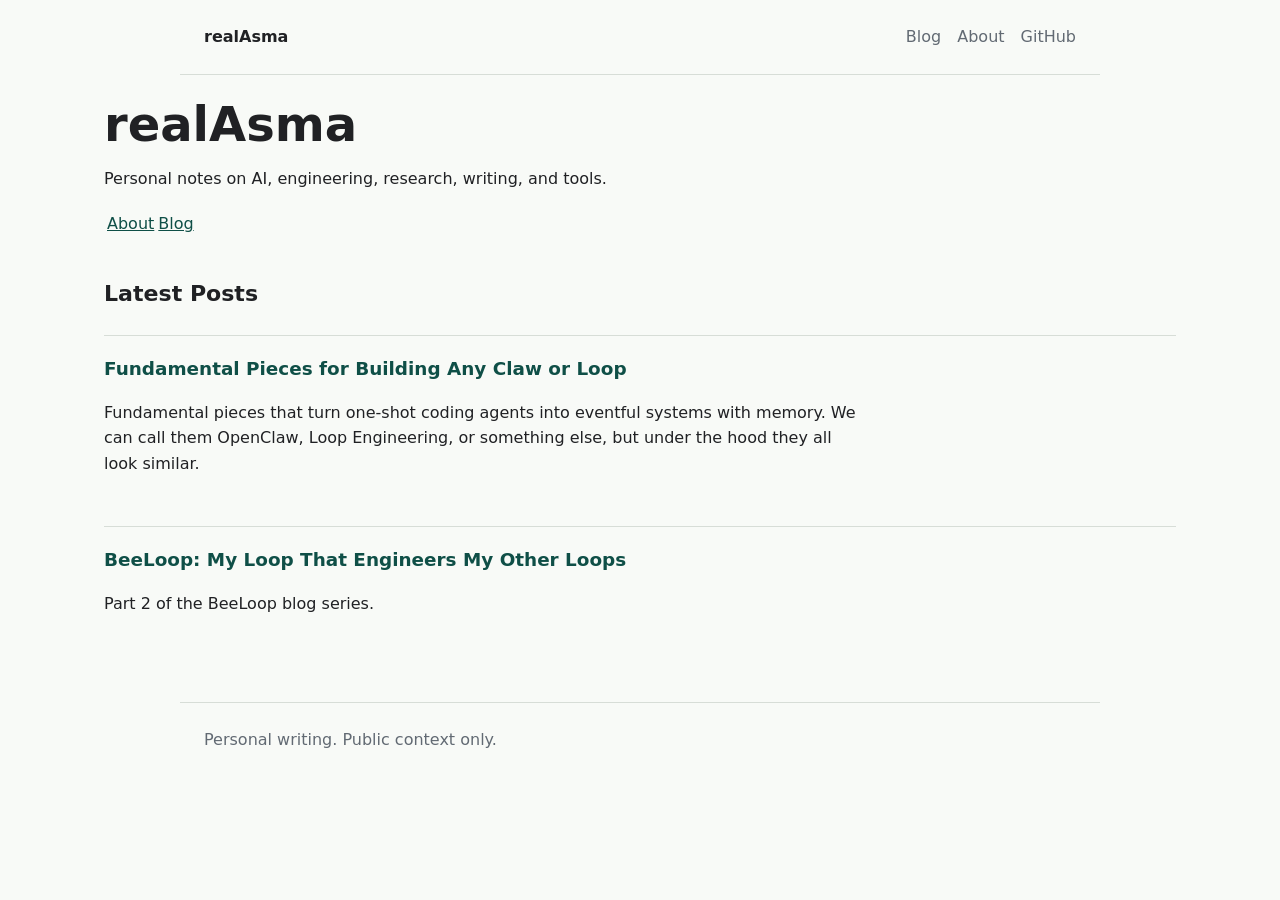
<file: index.html>
<!doctype html>
<html lang="en">
  <head>
    <meta charset="utf-8">
    <meta name="viewport" content="width=device-width, initial-scale=1">
    <title>Home | realAsma</title>
    <meta name="description" content="Personal notes on technology, research, writing, and the systems people use to do better work.">
    <link rel="stylesheet" href="/assets/css/site.css">
  </head>
  <body>
    <header class="site-header">
      <a class="brand" href="/">realAsma</a>
      <nav aria-label="Primary navigation">
        <a href="/blog/">Blog</a>
        <a href="/about/">About</a>
        <a href="https://github.com/realAsma">GitHub</a>
      </nav>
    </header>
    <main class="page">
      <h1 id="realasma">realAsma</h1>

<p>Personal notes on AI, engineering, research, writing, and tools.</p>

<table>
  <tbody>
    <tr>
      <td><a href="/about/">About</a></td>
      <td><a href="/blog/">Blog</a></td>
    </tr>
  </tbody>
</table>

<h2 id="latest-posts">Latest Posts</h2>

<ul class="post-list">

  <li>
    <a href="/blog/2026/06/26/fundamental-pieces-for-building-any-claw-or-loop/">Fundamental Pieces for Building Any Claw or Loop</a>
    <p>Fundamental pieces that turn one-shot coding agents into eventful systems with memory. We can call them OpenClaw, Loop Engineering, or something else, but under the hood they all look similar.</p>
  </li>

  <li>
    <a href="/blog/2026/06/26/beeloop-my-loop-that-engineers-my-other-loops/">BeeLoop: My Loop That Engineers My Other Loops</a>
    <p>Part 2 of the BeeLoop blog series.</p>
  </li>

</ul>

    </main>
    <footer class="site-footer">
      <span>Personal writing. Public context only.</span>
    </footer>
  </body>
</html>
</file>
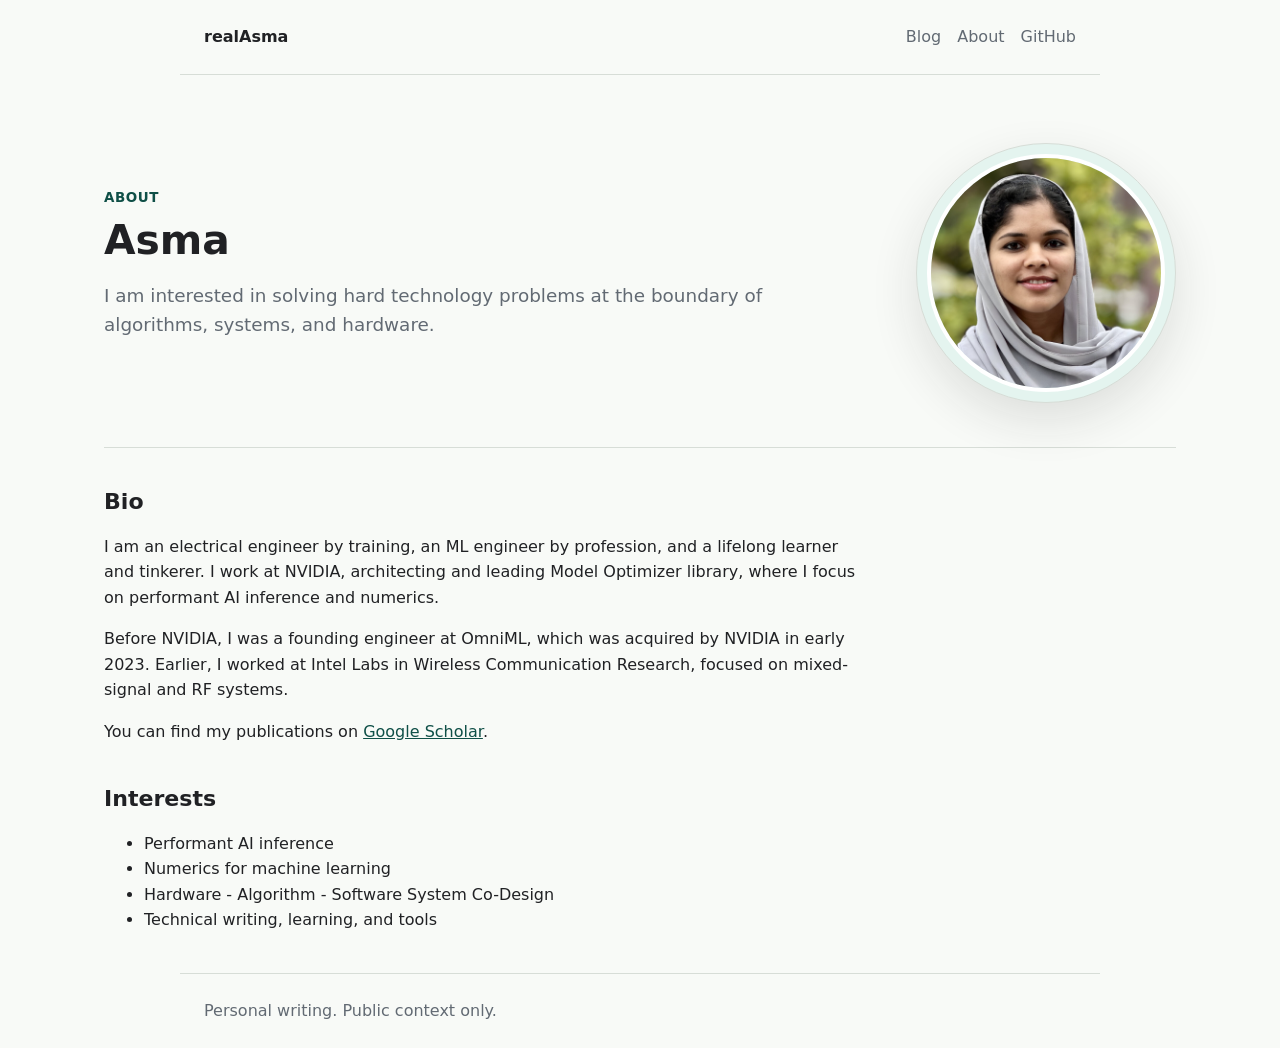
<file: about/index.html>
<!doctype html>
<html lang="en">
  <head>
    <meta charset="utf-8">
    <meta name="viewport" content="width=device-width, initial-scale=1">
    <title>About | realAsma</title>
    <meta name="description" content="Bio for Asma.">
    <link rel="stylesheet" href="/assets/css/site.css">
  </head>
  <body>
    <header class="site-header">
      <a class="brand" href="/">realAsma</a>
      <nav aria-label="Primary navigation">
        <a href="/blog/">Blog</a>
        <a href="/about/">About</a>
        <a href="https://github.com/realAsma">GitHub</a>
      </nav>
    </header>
    <main class="page">
      <section class="profile">
  <div class="profile-copy">
    <p class="eyebrow">About</p>
    <h1 class="profile-name">Asma</h1>
    <p class="lede">
      I am interested in solving hard technology problems at the boundary of
      algorithms, systems, and hardware.
    </p>
  </div>
  <div class="profile-photo-frame">
    <img class="profile-photo" src="/assets/images/asma-headshot.jpg" alt="Portrait of Asma" width="480" height="480" decoding="async" />
  </div>
</section>

<h2 id="bio">Bio</h2>

<p>I am an electrical engineer by training, an ML engineer by profession, and a
lifelong learner and tinkerer. I work at NVIDIA, architecting and leading Model Optimizer library,
where I focus on performant AI inference and numerics.</p>

<p>Before NVIDIA, I was a founding engineer at OmniML, which was acquired by
NVIDIA in early 2023. Earlier, I worked at Intel Labs in Wireless Communication
Research, focused on mixed-signal and RF systems.</p>

<p>You can find my publications on
<a href="https://scholar.google.com/citations?view_op=list_works&amp;hl=en&amp;user=nxDExLwAAAAJ">Google Scholar</a>.</p>

<h2 id="interests">Interests</h2>

<ul>
  <li>Performant AI inference</li>
  <li>Numerics for machine learning</li>
  <li>Hardware - Algorithm - Software System Co-Design</li>
  <li>Technical writing, learning, and tools</li>
</ul>

    </main>
    <footer class="site-footer">
      <span>Personal writing. Public context only.</span>
    </footer>
  </body>
</html>
</file>
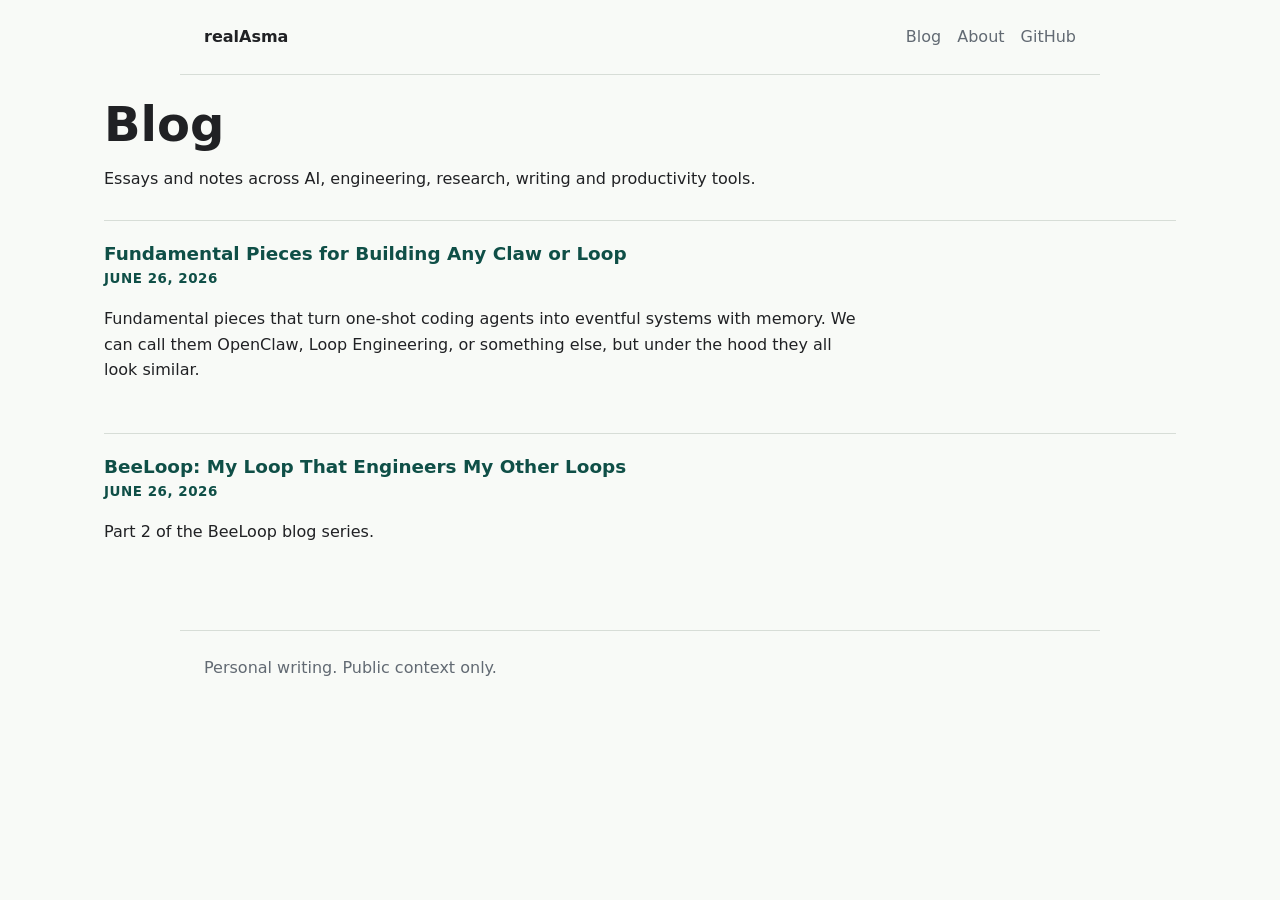
<file: blog/index.html>
<!doctype html>
<html lang="en">
  <head>
    <meta charset="utf-8">
    <meta name="viewport" content="width=device-width, initial-scale=1">
    <title>Blog | realAsma</title>
    <meta name="description" content="Personal notes on technology, research, writing, and the systems people use to do better work.">
    <link rel="stylesheet" href="/assets/css/site.css">
  </head>
  <body>
    <header class="site-header">
      <a class="brand" href="/">realAsma</a>
      <nav aria-label="Primary navigation">
        <a href="/blog/">Blog</a>
        <a href="/about/">About</a>
        <a href="https://github.com/realAsma">GitHub</a>
      </nav>
    </header>
    <main class="page">
      <h1 id="blog">Blog</h1>

<p>Essays and notes across AI, engineering, research, writing and productivity tools.</p>

<ul class="post-list">

  <li>
    <a href="/blog/2026/06/26/fundamental-pieces-for-building-any-claw-or-loop/">Fundamental Pieces for Building Any Claw or Loop</a>
    <p class="eyebrow">June 26, 2026</p>
    <p>Fundamental pieces that turn one-shot coding agents into eventful systems with memory. We can call them OpenClaw, Loop Engineering, or something else, but under the hood they all look similar.</p>
  </li>

  <li>
    <a href="/blog/2026/06/26/beeloop-my-loop-that-engineers-my-other-loops/">BeeLoop: My Loop That Engineers My Other Loops</a>
    <p class="eyebrow">June 26, 2026</p>
    <p>Part 2 of the BeeLoop blog series.</p>
  </li>

</ul>

    </main>
    <footer class="site-footer">
      <span>Personal writing. Public context only.</span>
    </footer>
  </body>
</html>
</file>
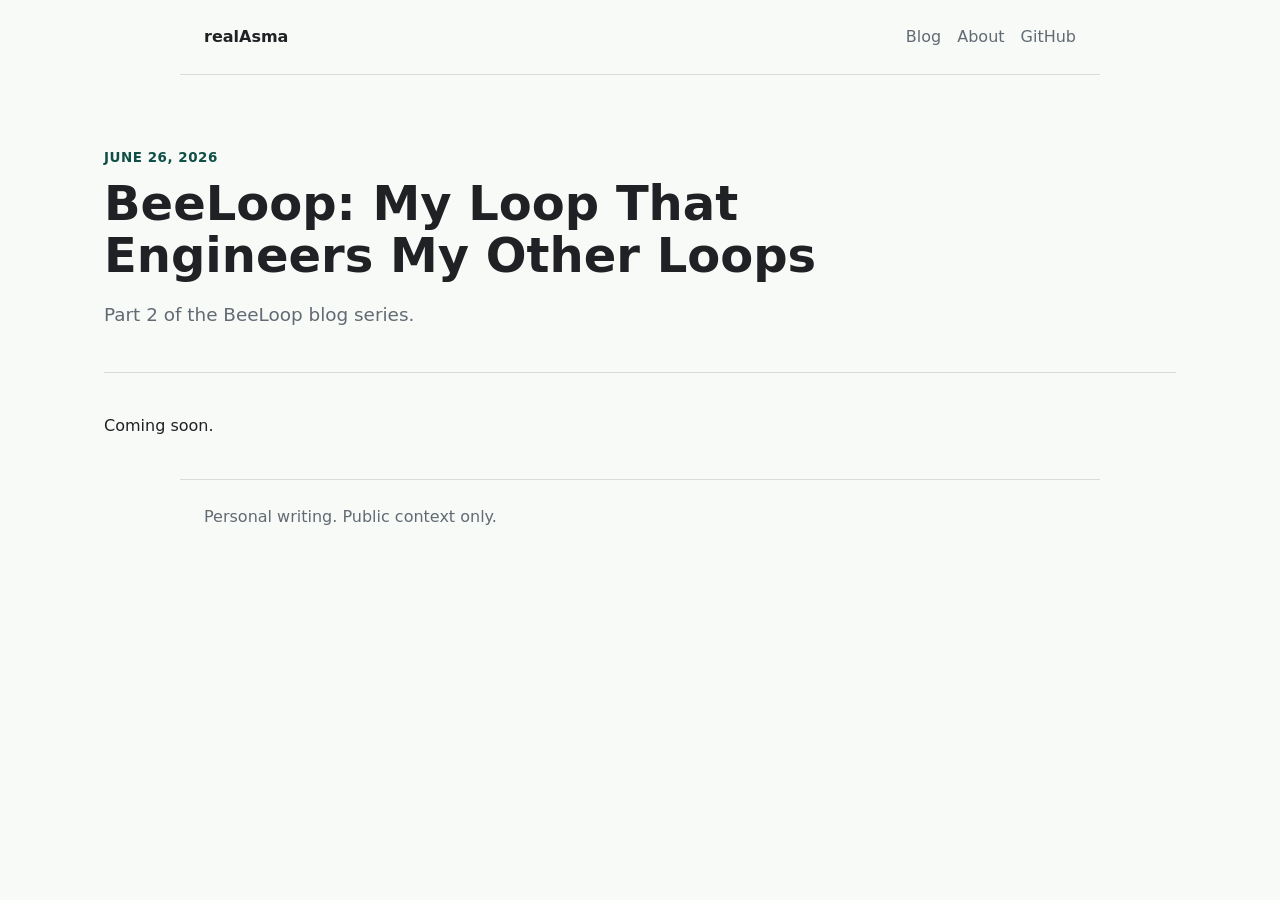
<file: blog/2026/06/26/beeloop-my-loop-that-engineers-my-other-loops/index.html>
<!doctype html>
<html lang="en">
  <head>
    <meta charset="utf-8">
    <meta name="viewport" content="width=device-width, initial-scale=1">
    <title>BeeLoop: My Loop That Engineers My Other Loops | realAsma</title>
    <meta name="description" content="Part 2 of the BeeLoop blog series.">
    <link rel="stylesheet" href="/assets/css/site.css">
  </head>
  <body>
    <header class="site-header">
      <a class="brand" href="/">realAsma</a>
      <nav aria-label="Primary navigation">
        <a href="/blog/">Blog</a>
        <a href="/about/">About</a>
        <a href="https://github.com/realAsma">GitHub</a>
      </nav>
    </header>
    <main class="page">
      <article class="post">
  <header class="post-header">
    <p class="eyebrow">June 26, 2026</p>
    <h1>BeeLoop: My Loop That Engineers My Other Loops</h1>
    
      <p class="lede">Part 2 of the BeeLoop blog series.</p>
    
  </header>
  <div class="post-body">
    
      <p>Coming soon.</p>

    
  </div>
</article>

    </main>
    <footer class="site-footer">
      <span>Personal writing. Public context only.</span>
    </footer>
  </body>
</html>
</file>
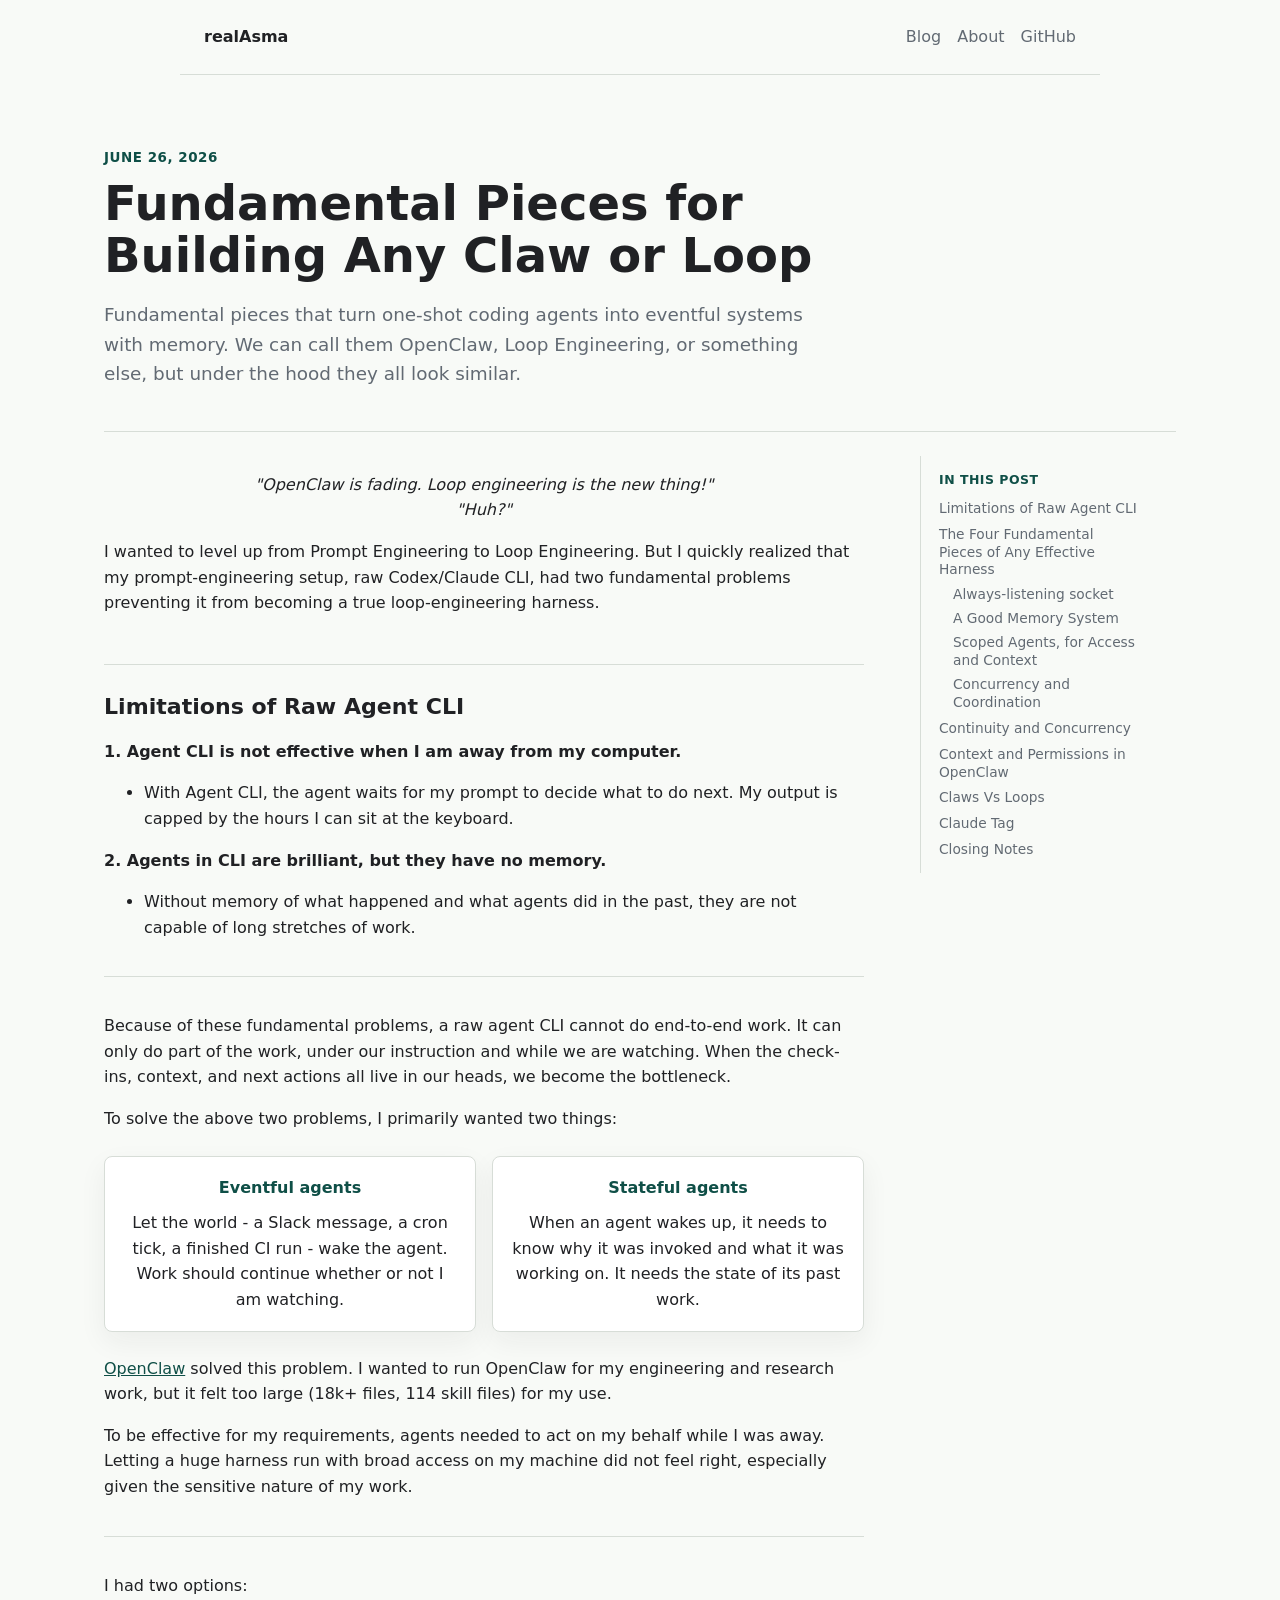
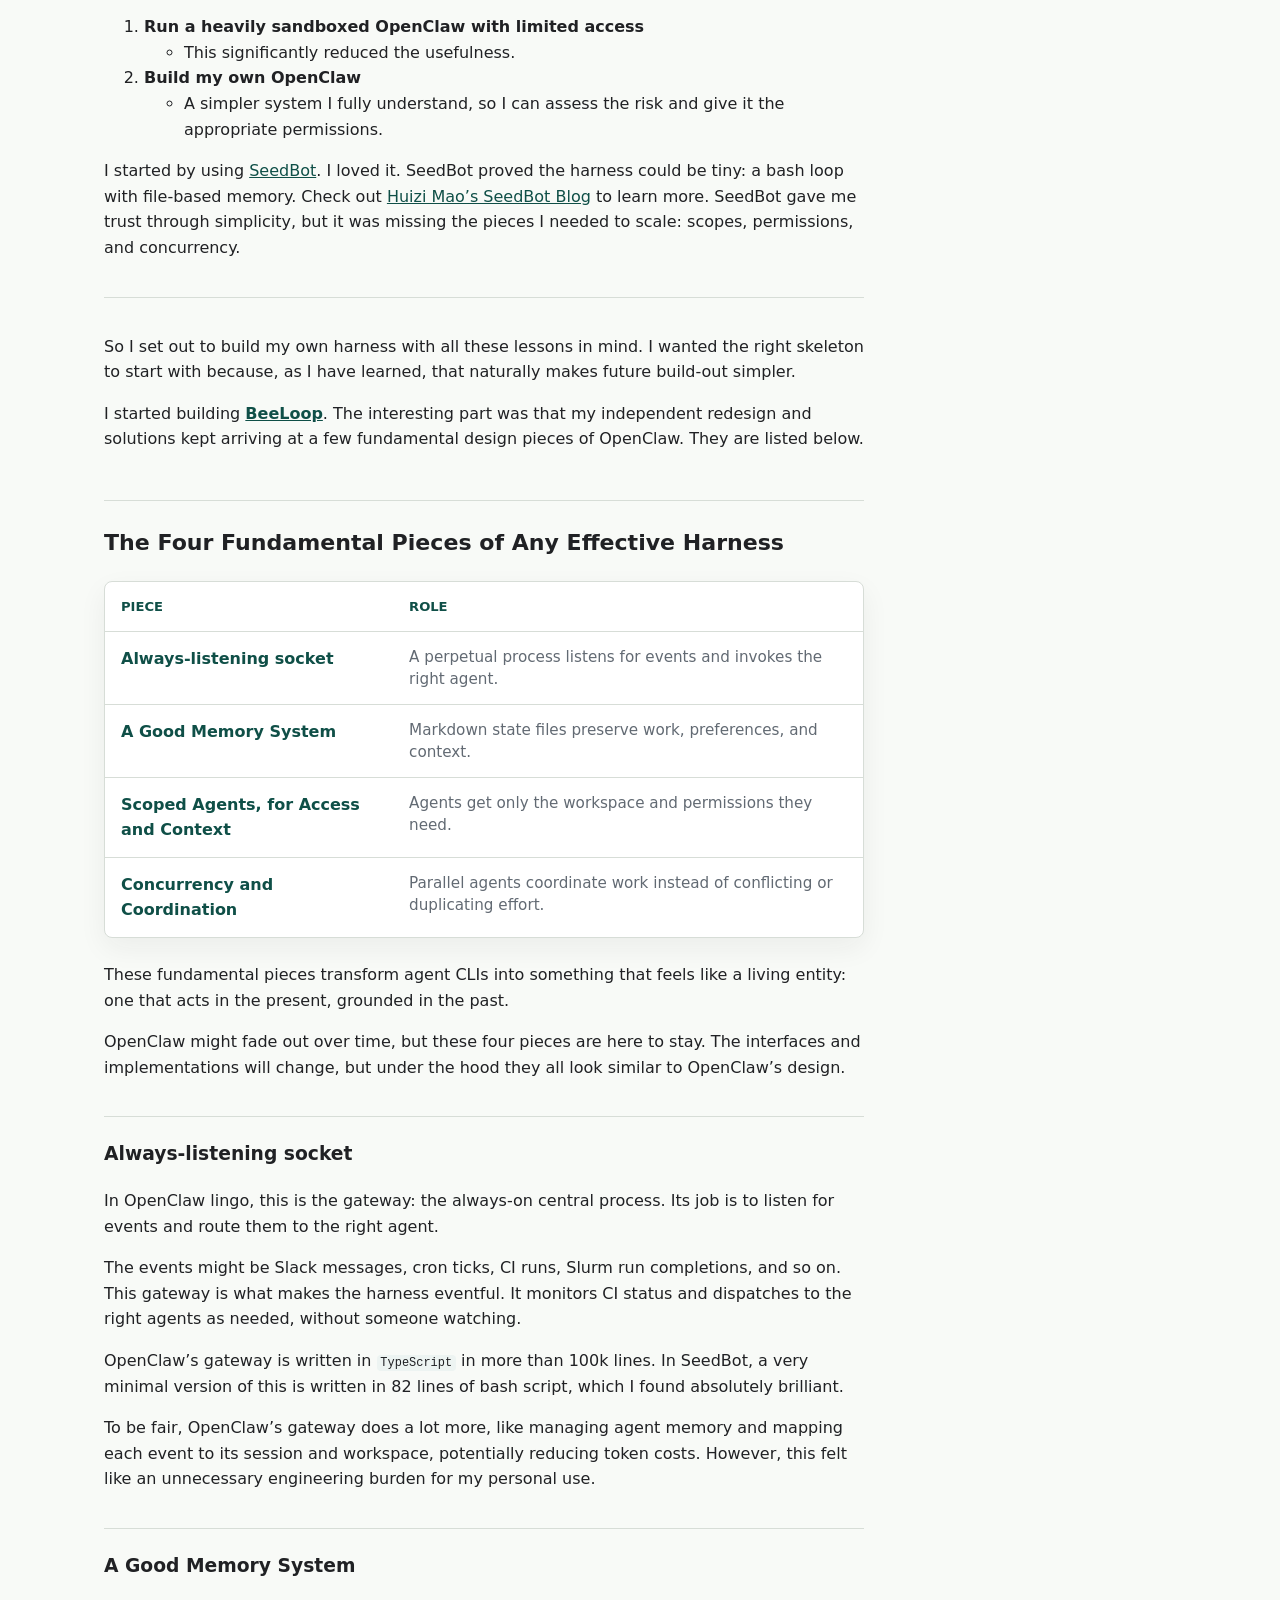
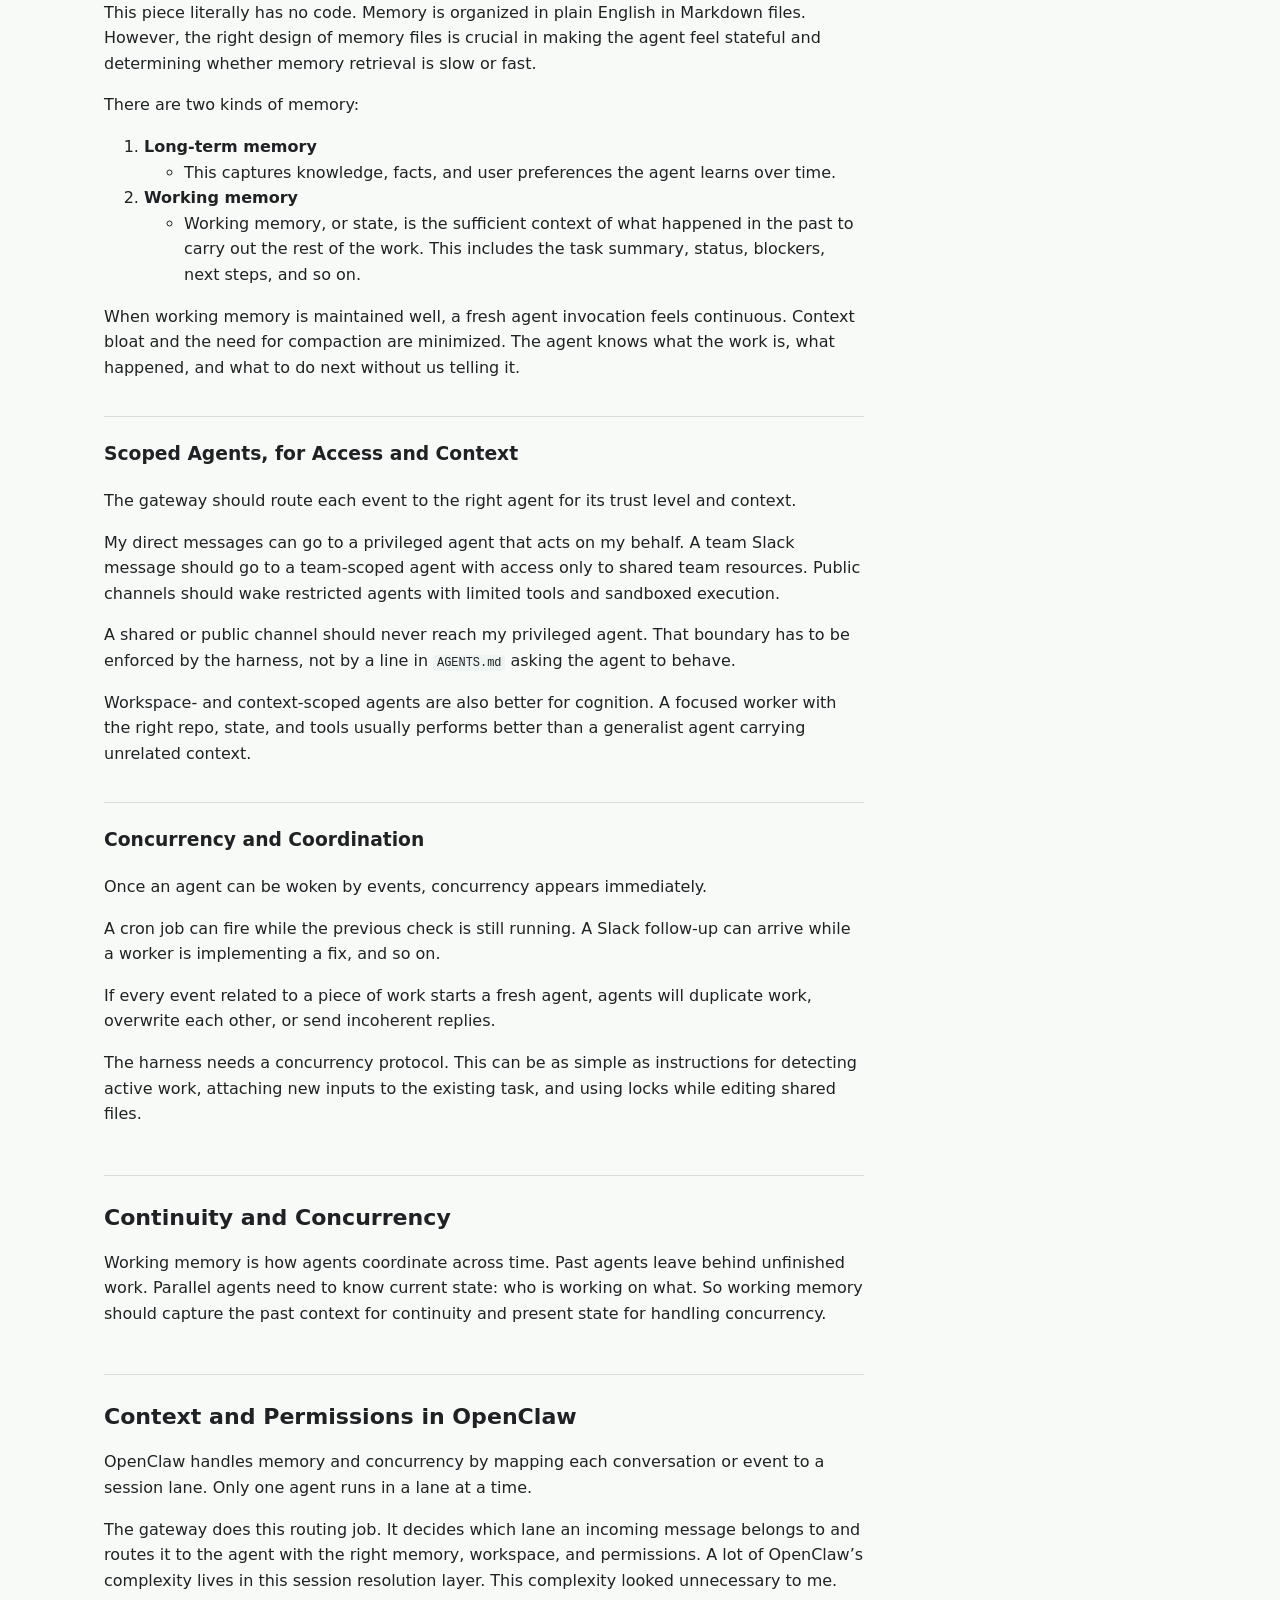
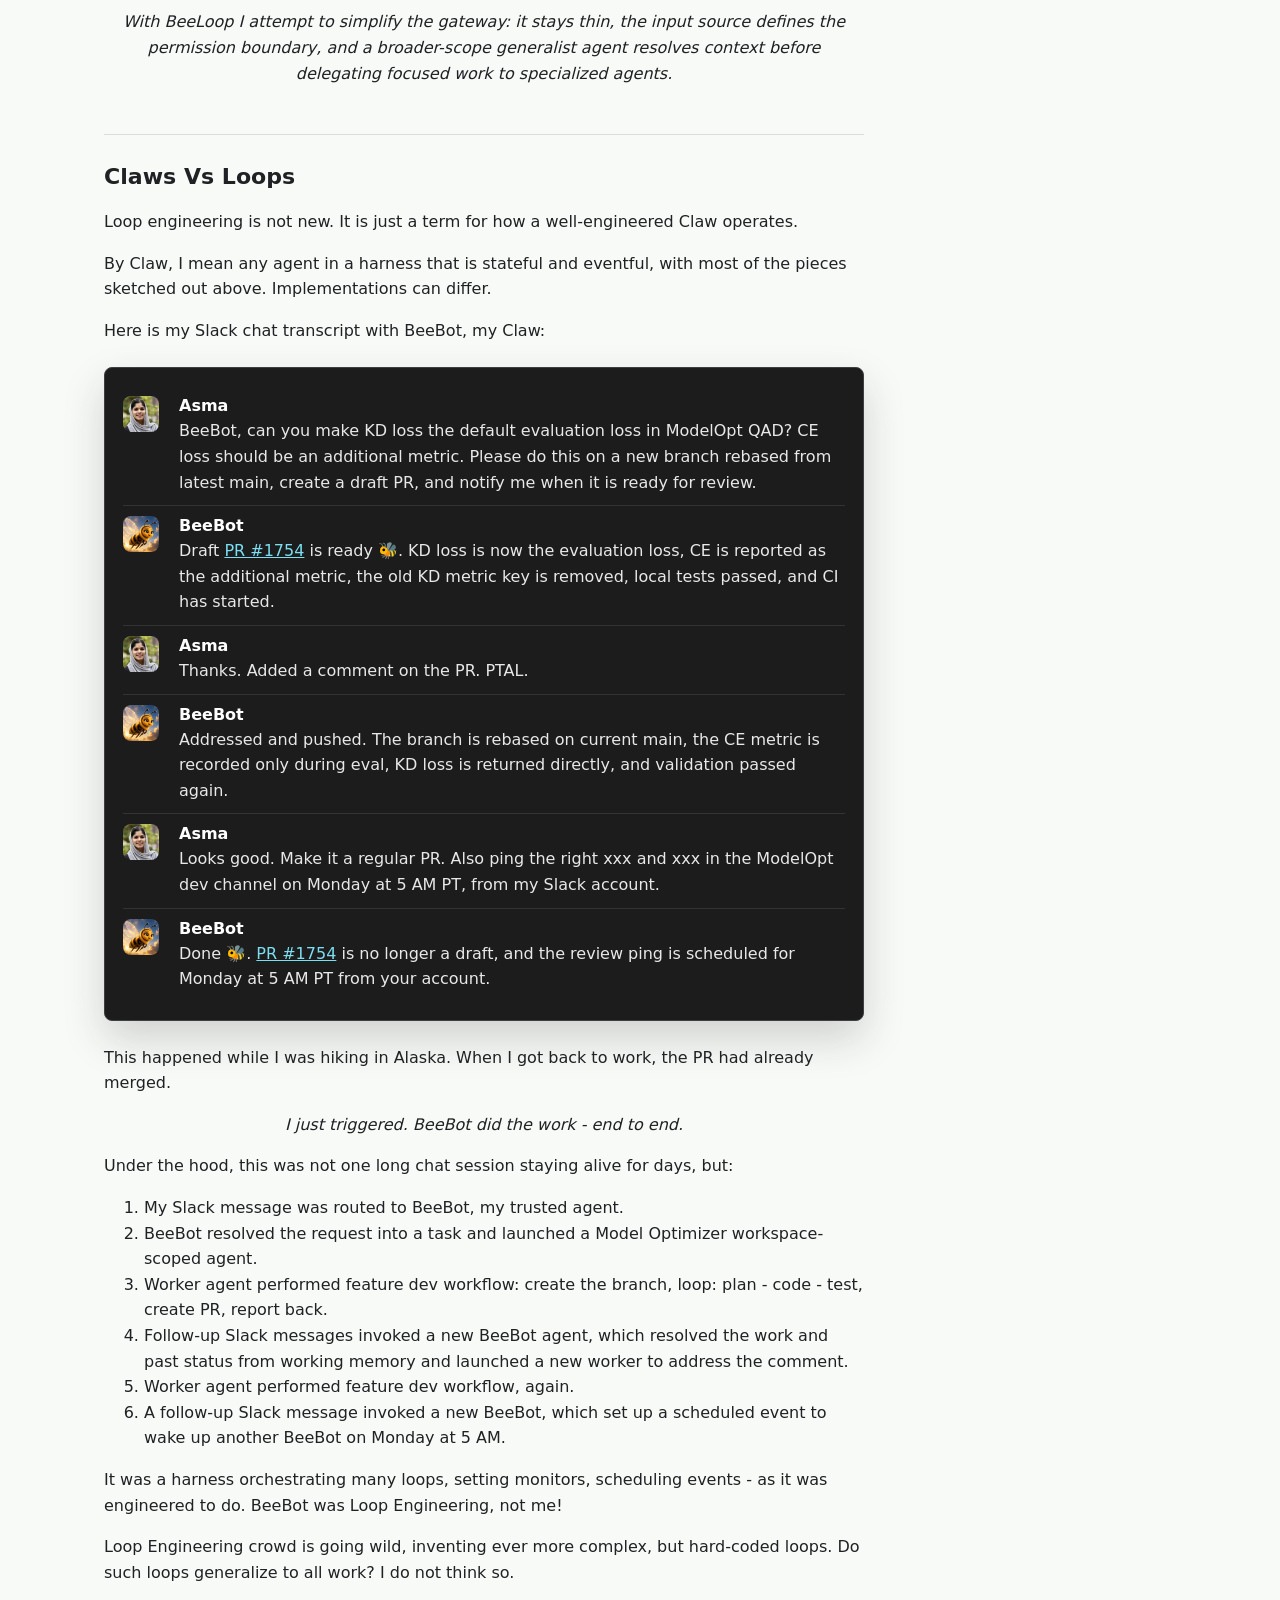
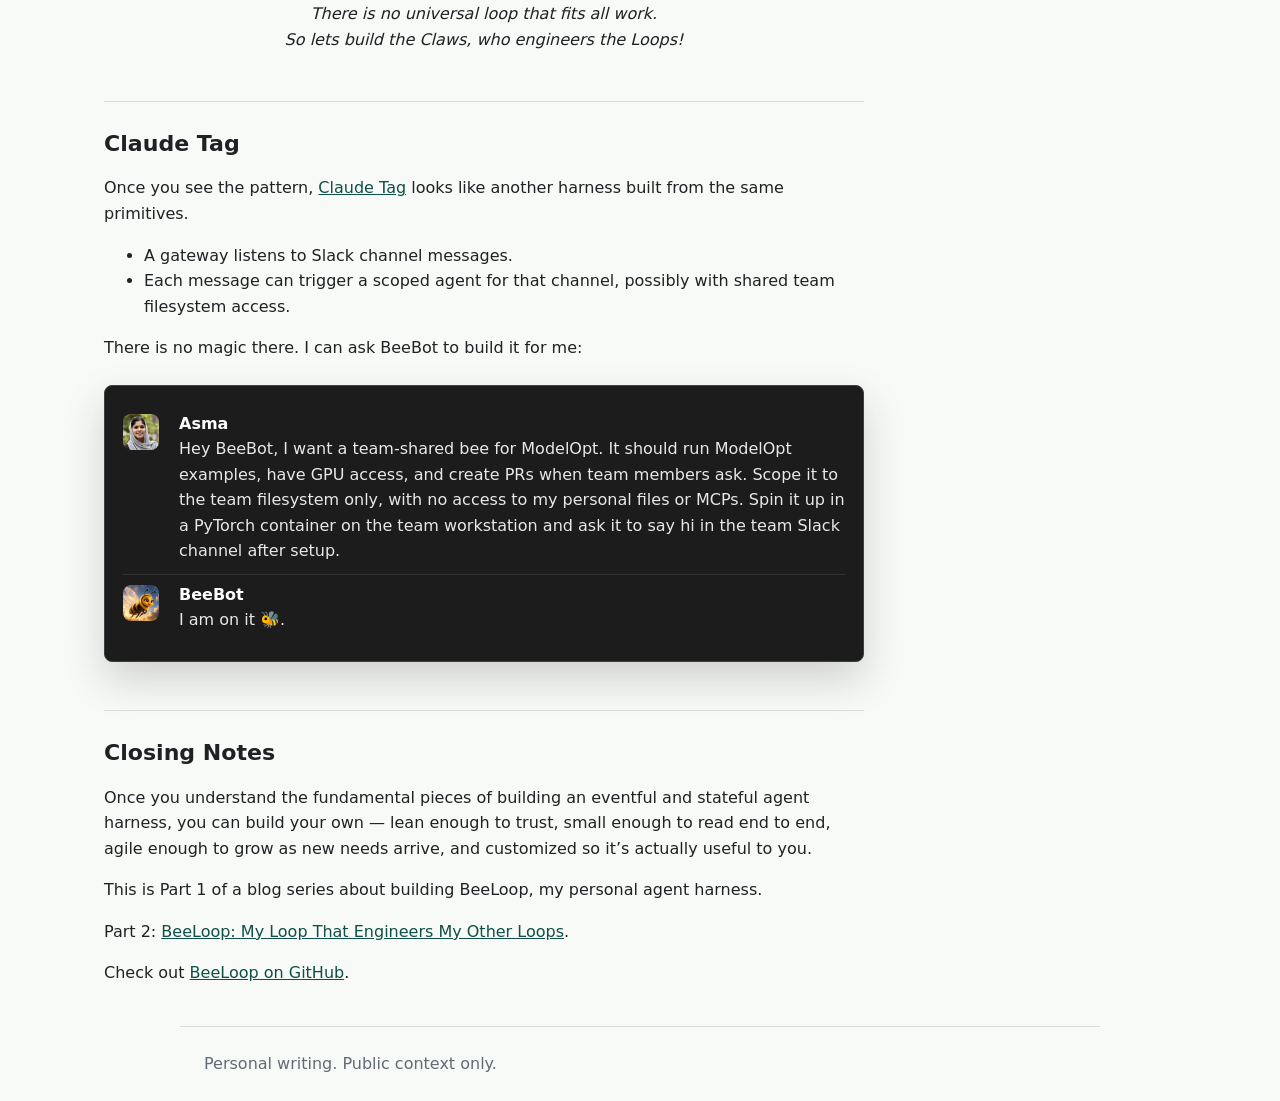
<file: blog/2026/06/26/fundamental-pieces-for-building-any-claw-or-loop/index.html>
<!doctype html>
<html lang="en">
  <head>
    <meta charset="utf-8">
    <meta name="viewport" content="width=device-width, initial-scale=1">
    <title>Fundamental Pieces for Building Any Claw or Loop | realAsma</title>
    <meta name="description" content="Fundamental pieces that turn one-shot coding agents into eventful systems with memory. We can call them OpenClaw, Loop Engineering, or something else, but under the hood they all look similar.">
    <link rel="stylesheet" href="/assets/css/site.css">
  </head>
  <body>
    <header class="site-header">
      <a class="brand" href="/">realAsma</a>
      <nav aria-label="Primary navigation">
        <a href="/blog/">Blog</a>
        <a href="/about/">About</a>
        <a href="https://github.com/realAsma">GitHub</a>
      </nav>
    </header>
    <main class="page">
      <article class="post">
  <header class="post-header">
    <p class="eyebrow">June 26, 2026</p>
    <h1>Fundamental Pieces for Building Any Claw or Loop</h1>
    
      <p class="lede">Fundamental pieces that turn one-shot coding agents into eventful systems with memory. We can call them OpenClaw, Loop Engineering, or something else, but under the hood they all look similar.</p>
    
  </header>
  <div class="post-frame">
    
      <aside class="article-toc" aria-label="Table of contents">
        <p class="toc-title">In this post</p>
        <nav>
          <ul>
            
              <li>
                <a href="#limitations-of-raw-agent-cli">Limitations of Raw Agent CLI</a>
                
              </li>
            
              <li>
                <a href="#the-four-fundamental-pieces-of-any-effective-harness">The Four Fundamental Pieces of Any Effective Harness</a>
                
                  <ul>
                    
                      <li><a href="#always-listening-socket">Always-listening socket</a></li>
                    
                      <li><a href="#a-good-memory-system">A Good Memory System</a></li>
                    
                      <li><a href="#scoped-agents-for-access-and-context">Scoped Agents, for Access and Context</a></li>
                    
                      <li><a href="#concurrency-and-coordination">Concurrency and Coordination</a></li>
                    
                  </ul>
                
              </li>
            
              <li>
                <a href="#continuity-and-concurrency">Continuity and Concurrency</a>
                
              </li>
            
              <li>
                <a href="#context-and-permissions-in-openclaw">Context and Permissions in OpenClaw</a>
                
              </li>
            
              <li>
                <a href="#claws-vs-loops">Claws Vs Loops</a>
                
              </li>
            
              <li>
                <a href="#claude-tag">Claude Tag</a>
                
              </li>
            
              <li>
                <a href="#closing-notes">Closing Notes</a>
                
              </li>
            
          </ul>
        </nav>
      </aside>
      <div class="post-content">
        <p align="center"><em>"OpenClaw is fading. Loop engineering is the new thing!"</em><br />
<em>"Huh?"</em></p>

<p>I wanted to level up from Prompt Engineering to Loop Engineering. But I quickly realized that my prompt-engineering setup, raw Codex/Claude CLI, had two fundamental problems preventing it from becoming a true loop-engineering harness.</p>

<h2 id="limitations-of-raw-agent-cli">Limitations of Raw Agent CLI</h2>

<p><strong>1. Agent CLI is not effective when I am away from my computer.</strong></p>

<ul>
  <li>With Agent CLI, the agent waits for my prompt to decide what to do next. My output is capped by the hours I can sit at the keyboard.</li>
</ul>

<p><strong>2. Agents in CLI are brilliant, but they have no memory.</strong></p>

<ul>
  <li>Without memory of what happened and what agents did in the past, they are not capable of long stretches of work.</li>
</ul>

<hr />

<p>Because of these fundamental problems, a raw agent CLI cannot do end-to-end work. It can only do part of the work, under our instruction and while we are watching.
When the check-ins, context, and next actions all live in our heads, we become the bottleneck.</p>

<p>To solve the above two problems, I primarily wanted two things:</p>

<div class="need-grid">
  <div class="need-card">

    <p><strong>Eventful agents</strong></p>

    <p>Let the world - a Slack message, a cron tick, a finished CI run - wake the agent. Work should continue whether or not I am watching.</p>

  </div>
  <div class="need-card">

    <p><strong>Stateful agents</strong></p>

    <p>When an agent wakes up, it needs to know why it was invoked and what it was working on. It needs the state of its past work.</p>

  </div>
</div>

<p><a href="https://github.com/openclaw/openclaw">OpenClaw</a> solved this problem. I wanted to run OpenClaw for my engineering and research work, but it felt too large (18k+ files, 114 skill files) for my use.</p>

<p>To be effective for my requirements, agents needed to act on my behalf while I was away. Letting a huge harness run with broad access on my machine did not feel right, especially given the sensitive nature of my work.</p>

<hr />

<p>I had two options:</p>

<ol>
  <li><strong>Run a heavily sandboxed OpenClaw with limited access</strong>
    <ul>
      <li>This significantly reduced the usefulness.</li>
    </ul>
  </li>
  <li><strong>Build my own OpenClaw</strong>
    <ul>
      <li>A simpler system I fully understand, so I can assess the risk and give it the appropriate permissions.</li>
    </ul>
  </li>
</ol>

<p>I started by using <a href="https://github.com/RalphMao/seedbot">SeedBot</a>. I loved it. SeedBot proved the harness could be tiny: a bash loop with file-based memory. Check out <a href="https://ralphmao.github.io/seed-assistant/">Huizi Mao’s SeedBot Blog</a> to learn more. SeedBot gave me trust through simplicity, but it was missing the pieces I needed to scale: scopes, permissions, and concurrency.</p>

<hr />

<p>So I set out to build my own harness with all these lessons in mind. I wanted the right skeleton to start with because, as I have learned, that naturally makes future build-out simpler.</p>

<p>I started building <a href="https://github.com/realAsma/BeeLoop"><strong>BeeLoop</strong></a>. The interesting part was that my independent redesign and solutions kept arriving at a few fundamental design pieces of OpenClaw. They are listed below.</p>

<h2 id="the-four-fundamental-pieces-of-any-effective-harness">The Four Fundamental Pieces of Any Effective Harness</h2>

<table class="pieces-table">
  <thead>
    <tr>
      <th>Piece</th>
      <th>Role</th>
    </tr>
  </thead>
  <tbody>
    <tr>
      <td>Always-listening socket</td>
      <td>A perpetual process listens for events and invokes the right agent.</td>
    </tr>
    <tr>
      <td>A Good Memory System</td>
      <td>Markdown state files preserve work, preferences, and context.</td>
    </tr>
    <tr>
      <td>Scoped Agents, for Access and Context</td>
      <td>Agents get only the workspace and permissions they need.</td>
    </tr>
    <tr>
      <td>Concurrency and Coordination</td>
      <td>Parallel agents coordinate work instead of conflicting or duplicating effort.</td>
    </tr>
  </tbody>
</table>

<p>These fundamental pieces transform agent CLIs into something that feels like a living entity: one that acts in the present, grounded in the past.</p>

<p>OpenClaw might fade out over time, but these four pieces are here to stay. The interfaces and implementations will change, but under the hood they all look similar to OpenClaw’s design.</p>

<h3 id="always-listening-socket">Always-listening socket</h3>

<p>In OpenClaw lingo, this is the gateway: the always-on central process. Its job is to listen for events and route them to the right agent.</p>

<p>The events might be Slack messages, cron ticks, CI runs, Slurm run completions, and so on. This gateway is what makes the harness eventful. It monitors CI status and dispatches to the right agents as needed, without someone watching.</p>

<p>OpenClaw’s gateway is written in <code class="language-plaintext highlighter-rouge">TypeScript</code> in more than 100k lines. In SeedBot, a very minimal version of this is written in 82 lines of bash script, which I found absolutely brilliant.</p>

<p>To be fair, OpenClaw’s gateway does a lot more, like managing agent memory and mapping each event to its session and workspace, potentially reducing token costs. However, this felt like an unnecessary engineering burden for my personal use.</p>

<h3 id="a-good-memory-system">A Good Memory System</h3>

<p>This piece literally has no code. Memory is organized in plain English in Markdown files. However, the right design of memory files is crucial in making the agent feel stateful and determining whether memory retrieval is slow or fast.</p>

<p>There are two kinds of memory:</p>

<ol>
  <li><strong>Long-term memory</strong>
    <ul>
      <li>This captures knowledge, facts, and user preferences the agent learns over time.</li>
    </ul>
  </li>
  <li><strong>Working memory</strong>
    <ul>
      <li>Working memory, or state, is the sufficient context of what happened in the past to carry out the rest of the work. This includes the task summary, status, blockers, next steps, and so on.</li>
    </ul>
  </li>
</ol>

<p>When working memory is maintained well, a fresh agent invocation feels continuous. Context bloat and the need for compaction are minimized. The agent knows what the work is, what happened, and what to do next without us telling it.</p>

<h3 id="scoped-agents-for-access-and-context">Scoped Agents, for Access and Context</h3>

<p>The gateway should route each event to the right agent for its trust level and context.</p>

<p>My direct messages can go to a privileged agent that acts on my behalf. A team Slack message should go to a team-scoped agent with access only to shared team resources. Public channels should wake restricted agents with limited tools and sandboxed execution.</p>

<p>A shared or public channel should never reach my privileged agent. That boundary has to be enforced by the harness, not by a line in <code class="language-plaintext highlighter-rouge">AGENTS.md</code> asking the agent to behave.</p>

<p>Workspace- and context-scoped agents are also better for cognition. A focused worker with the right repo, state, and tools usually performs better than a generalist agent carrying unrelated context.</p>

<h3 id="concurrency-and-coordination">Concurrency and Coordination</h3>

<p>Once an agent can be woken by events, concurrency appears immediately.</p>

<p>A cron job can fire while the previous check is still running. A Slack follow-up can arrive while a worker is implementing a fix, and so on.</p>

<p>If every event related to a piece of work starts a fresh agent, agents will duplicate work, overwrite each other, or send incoherent replies.</p>

<p>The harness needs a concurrency protocol. This can be as simple as instructions for detecting active work, attaching new inputs to the existing task, and using locks while editing shared files.</p>

<h2 id="continuity-and-concurrency">Continuity and Concurrency</h2>

<p>Working memory is how agents coordinate across time. Past agents leave behind unfinished work. Parallel agents need to know current state: who is working on what. So working memory should capture the past context for continuity and present state for handling concurrency.</p>

<h2 id="context-and-permissions-in-openclaw">Context and Permissions in OpenClaw</h2>

<p>OpenClaw handles memory and concurrency by mapping each conversation or event to a session lane. Only one agent runs in a lane at a time.</p>

<p>The gateway does this routing job. It decides which lane an incoming message belongs to and routes it to the agent with the right memory, workspace, and permissions. A lot of OpenClaw’s complexity lives in this session resolution layer. This complexity looked unnecessary to me.</p>

<p align="center"><em>With BeeLoop I attempt to simplify the gateway: it stays thin, the input source defines the permission boundary, and a broader-scope generalist agent resolves context before delegating focused work to specialized agents.</em></p>

<h2 id="claws-vs-loops">Claws Vs Loops</h2>

<p>Loop engineering is not new. It is just a term for how a well-engineered Claw operates.</p>

<p>By Claw, I mean any agent in a harness that is stateful and eventful, with most of the pieces sketched out above. Implementations can differ.</p>

<p>Here is my Slack chat transcript with BeeBot, my Claw:</p>

<div class="slack-transcript">
  <div class="slack-message">
    <img class="slack-avatar" src="/assets/images/asma-headshot.jpg" alt="Asma" />
    <div>
      <p class="slack-author">Asma</p>
      <p class="slack-text">BeeBot, can you make KD loss the default evaluation loss in ModelOpt QAD? CE loss should be an additional metric. Please do this on a new branch rebased from latest main, create a draft PR, and notify me when it is ready for review.</p>
    </div>
  </div>
  <div class="slack-message">
    <img class="slack-avatar" src="/assets/images/beebot-avatar.jpg" alt="BeeBot" />
    <div>
      <p class="slack-author">BeeBot</p>
      <p class="slack-text">Draft <a href="https://github.com/NVIDIA/Model-Optimizer/pull/1754">PR #1754</a> is ready 🐝. KD loss is now the evaluation loss, CE is reported as the additional metric, the old KD metric key is removed, local tests passed, and CI has started.</p>
    </div>
  </div>
  <div class="slack-message">
    <img class="slack-avatar" src="/assets/images/asma-headshot.jpg" alt="Asma" />
    <div>
      <p class="slack-author">Asma</p>
      <p class="slack-text">Thanks. Added a comment on the PR. PTAL.</p>
    </div>
  </div>
  <div class="slack-message">
    <img class="slack-avatar" src="/assets/images/beebot-avatar.jpg" alt="BeeBot" />
    <div>
      <p class="slack-author">BeeBot</p>
      <p class="slack-text">Addressed and pushed. The branch is rebased on current main, the CE metric is recorded only during eval, KD loss is returned directly, and validation passed again.</p>
    </div>
  </div>
  <div class="slack-message">
    <img class="slack-avatar" src="/assets/images/asma-headshot.jpg" alt="Asma" />
    <div>
      <p class="slack-author">Asma</p>
      <p class="slack-text">Looks good. Make it a regular PR. Also ping the right xxx and xxx in the ModelOpt dev channel on Monday at 5 AM PT, from my Slack account.</p>
    </div>
  </div>
  <div class="slack-message">
    <img class="slack-avatar" src="/assets/images/beebot-avatar.jpg" alt="BeeBot" />
    <div>
      <p class="slack-author">BeeBot</p>
      <p class="slack-text">Done 🐝. <a href="https://github.com/NVIDIA/Model-Optimizer/pull/1754">PR #1754</a> is no longer a draft, and the review ping is scheduled for Monday at 5 AM PT from your account.</p>
    </div>
  </div>
</div>

<p>This happened while I was hiking in Alaska. When I got back to work, the PR had already merged.</p>

<p align="center"><em>I just triggered. BeeBot did the work - end to end.</em></p>

<p>Under the hood, this was not one long chat session staying alive for days, but:</p>

<ol>
  <li>My Slack message was routed to BeeBot, my trusted agent.</li>
  <li>BeeBot resolved the request into a task and launched a Model Optimizer workspace-scoped agent.</li>
  <li>Worker agent performed feature dev workflow: create the branch, loop: plan - code - test, create PR, report back.</li>
  <li>Follow-up Slack messages invoked a new BeeBot agent, which resolved the work and past status from working memory and launched a new worker to address the comment.</li>
  <li>Worker agent performed feature dev workflow, again.</li>
  <li>A follow-up Slack message invoked a new BeeBot, which set up a scheduled event to wake up another BeeBot on Monday at 5 AM.</li>
</ol>

<p>It was a harness orchestrating many loops, setting monitors, scheduling events - as it was engineered to do. BeeBot was Loop Engineering, not me!</p>

<p>Loop Engineering crowd is going wild, inventing ever more complex, but hard-coded loops. Do such loops generalize to all work? I do not think so.</p>

<p align="center"><em>There is no universal loop that fits all work.<br />
So lets build the Claws, who engineers the Loops!</em></p>

<h2 id="claude-tag">Claude Tag</h2>

<p>Once you see the pattern, <a href="https://www.anthropic.com/news/introducing-claude-tag">Claude Tag</a> looks like another harness built from the same primitives.</p>
<ul>
  <li>A gateway listens to Slack channel messages.</li>
  <li>Each message can trigger a scoped agent for that channel, possibly with shared team filesystem access.</li>
</ul>

<p>There is no magic there. I can ask BeeBot to build it for me:</p>

<div class="slack-transcript">
  <div class="slack-message">
    <img class="slack-avatar" src="/assets/images/asma-headshot.jpg" alt="Asma" />
    <div>
      <p class="slack-author">Asma</p>
      <p class="slack-text">Hey BeeBot, I want a team-shared bee for ModelOpt. It should run ModelOpt examples, have GPU access, and create PRs when team members ask. Scope it to the team filesystem only, with no access to my personal files or MCPs. Spin it up in a PyTorch container on the team workstation and ask it to say hi in the team Slack channel after setup.</p>
    </div>
  </div>
  <div class="slack-message">
    <img class="slack-avatar" src="/assets/images/beebot-avatar.jpg" alt="BeeBot" />
    <div>
      <p class="slack-author">BeeBot</p>
      <p class="slack-text">I am on it 🐝.</p>
    </div>
  </div>
</div>

<h2 id="closing-notes">Closing Notes</h2>

<p>Once you understand the fundamental pieces of building an eventful and stateful agent harness, you can build your own — lean enough to trust, small enough to read end to end, agile enough to grow as new needs arrive, and customized so it’s actually useful to you.</p>

<p>This is Part 1 of a blog series about building BeeLoop, my personal agent harness.</p>

<p>Part 2: <a href="/blog/2026/06/26/beeloop-my-loop-that-engineers-my-other-loops/">BeeLoop: My Loop That Engineers My Other Loops</a>.</p>

<p>Check out <a href="https://github.com/realAsma/BeeLoop">BeeLoop on GitHub</a>.</p>


      </div>
    
  </div>
</article>

    </main>
    <footer class="site-footer">
      <span>Personal writing. Public context only.</span>
    </footer>
  </body>
</html>
</file>
<file: assets/css/site.css>
:root {
  color-scheme: light;
  --bg: #f8faf7;
  --panel: #ffffff;
  --text: #202124;
  --muted: #626a73;
  --line: #d7ddd7;
  --accent: #0f766e;
  --accent-strong: #0f4f47;
  --accent-soft: #e4f4ef;
  --code: #edf4f2;
  --shadow: 0 18px 48px rgba(32, 33, 36, 0.12);
}

* {
  box-sizing: border-box;
}

body {
  margin: 0;
  background: var(--bg);
  color: var(--text);
  font-family: ui-sans-serif, system-ui, -apple-system, BlinkMacSystemFont, "Segoe UI", sans-serif;
  line-height: 1.6;
}

a {
  color: var(--accent-strong);
}

.site-header,
.site-footer {
  max-width: 920px;
  margin: 0 auto;
  padding: 24px;
}

.site-header {
  display: flex;
  align-items: center;
  justify-content: space-between;
  gap: 24px;
  border-bottom: 1px solid var(--line);
}

.brand {
  color: var(--text);
  font-weight: 700;
  text-decoration: none;
}

nav {
  display: flex;
  gap: 16px;
  flex-wrap: wrap;
}

nav a {
  color: var(--muted);
  text-decoration: none;
}

nav a:hover,
.brand:hover,
.post-list a:hover {
  color: var(--accent-strong);
}

.page {
  max-width: 1120px;
  margin: 0 auto;
  padding: 24px;
}

.hero {
  padding: 56px 0 40px;
  border-bottom: 1px solid var(--line);
}

.eyebrow {
  margin: 0 0 10px;
  color: var(--accent-strong);
  font-size: 0.84rem;
  font-weight: 700;
  letter-spacing: 0.04em;
  text-transform: uppercase;
}

h1 {
  max-width: 760px;
  margin: 0;
  font-size: clamp(2rem, 4vw, 3rem);
  line-height: 1.08;
  letter-spacing: 0;
  text-wrap: balance;
}

h2 {
  margin-top: 40px;
  font-size: 1.38rem;
  line-height: 1.25;
}

p,
li {
  max-width: 760px;
}

.lede {
  max-width: 720px;
  color: var(--muted);
  font-size: 1.15rem;
}

.profile {
  display: grid;
  grid-template-columns: minmax(0, 1fr) 260px;
  align-items: center;
  gap: 40px;
  padding: 44px 0;
  border-bottom: 1px solid var(--line);
}

.profile-copy h1,
.profile-copy h2 {
  margin-top: 0;
}

.profile-name {
  font-size: clamp(1.85rem, 3.8vw, 2.55rem);
}

.profile-photo-frame {
  justify-self: end;
  width: min(260px, 100%);
  aspect-ratio: 1;
  padding: 10px;
  background: var(--accent-soft);
  border: 1px solid var(--line);
  border-radius: 50%;
  box-shadow: var(--shadow);
}

.profile-photo {
  display: block;
  width: 100%;
  height: 100%;
  object-fit: cover;
  border: 4px solid var(--panel);
  border-radius: 50%;
}

.post-list {
  display: grid;
  gap: 16px;
  margin: 28px 0;
  padding: 0;
  list-style: none;
}

.post-list li {
  max-width: none;
  padding: 18px 0;
  border-top: 1px solid var(--line);
}

.post-list a {
  font-size: 1.15rem;
  font-weight: 700;
  text-decoration: none;
}

.post-header {
  padding: 48px 0 24px;
  border-bottom: 1px solid var(--line);
}

.post-body,
.post-frame {
  padding-top: 24px;
}

.post-frame {
  display: grid;
  grid-template-columns: minmax(0, 760px) 220px;
  gap: 56px;
  align-items: start;
}

.post-content {
  grid-column: 1;
  grid-row: 1;
  min-width: 0;
}

.post-content h2 {
  margin-top: 48px;
  padding-top: 28px;
  border-top: 1px solid var(--line);
}

.post-content h3 {
  margin-top: 36px;
  padding-top: 22px;
  border-top: 1px solid var(--line);
}

.post-content hr {
  max-width: 760px;
  margin: 36px 0;
  border: 0;
  border-top: 1px solid var(--line);
}

.article-toc {
  grid-column: 2;
  grid-row: 1;
  position: sticky;
  top: 24px;
  padding: 14px 0 14px 18px;
  border-left: 1px solid var(--line);
  color: var(--muted);
  font-size: 0.86rem;
}

.toc-title {
  margin: 0 0 10px;
  color: var(--accent-strong);
  font-size: 0.78rem;
  font-weight: 700;
  letter-spacing: 0.04em;
  text-transform: uppercase;
}

.article-toc ul {
  display: grid;
  gap: 8px;
  margin: 0;
  padding: 0;
  list-style: none;
}

.article-toc li {
  margin: 0;
}

.article-toc a {
  display: block;
  color: var(--muted);
  line-height: 1.3;
  text-decoration: none;
}

.article-toc a:hover {
  color: var(--accent-strong);
}

.article-toc ul ul {
  gap: 6px;
  margin-top: 7px;
  padding-left: 14px;
  font-size: 0.86rem;
}

.problem-box {
  max-width: 760px;
  margin: 24px 0;
  padding: 18px 20px;
  background: #f1f7f5;
  border: 1px solid #c9ded8;
  border-left: 5px solid var(--accent);
  border-radius: 8px;
}

.problem-box p {
  margin: 0 0 12px;
}

.problem-box p:last-child {
  margin-bottom: 0;
}

.problem-box strong {
  color: var(--accent-strong);
}

.need-grid {
  display: grid;
  grid-template-columns: repeat(2, minmax(0, 1fr));
  gap: 16px;
  max-width: 760px;
  margin: 24px 0;
}

.need-card,
.pieces-table {
  background: var(--panel);
  border: 1px solid var(--line);
  border-radius: 8px;
  box-shadow: 0 10px 28px rgba(32, 33, 36, 0.06);
}

.need-card {
  padding: 18px;
  text-align: center;
}

.need-card p {
  margin: 0 0 10px;
}

.need-card p:last-child {
  margin-bottom: 0;
}

.need-card strong {
  color: var(--accent-strong);
}

.pieces-table {
  width: 100%;
  max-width: 760px;
  margin: 24px 0;
  border-collapse: separate;
  border-spacing: 0;
  overflow: hidden;
}

.pieces-table th,
.pieces-table td {
  padding: 14px 16px;
  border-bottom: 1px solid var(--line);
  text-align: left;
  vertical-align: top;
}

.pieces-table th {
  color: var(--accent-strong);
  font-size: 0.82rem;
  font-weight: 800;
  text-transform: uppercase;
}

.pieces-table td:first-child {
  width: 38%;
  color: var(--accent-strong);
  font-weight: 800;
}

.pieces-table td:last-child {
  color: var(--muted);
  font-size: 0.95rem;
  line-height: 1.45;
}

.pieces-table tr:last-child td {
  border-bottom: 0;
}

.piece-row {
  padding: 12px 0;
}

.piece-row + .piece-row {
  border-top: 1px solid var(--line);
}

.piece-title {
  margin: 0 0 3px;
  color: var(--accent-strong);
  font-weight: 800;
}

.piece-text {
  margin: 0;
  color: var(--muted);
  font-size: 0.95rem;
  line-height: 1.45;
}

.slack-transcript {
  max-width: 760px;
  margin: 24px 0;
  padding: 18px;
  background: #1d1c1d;
  border: 1px solid #3f3e40;
  border-radius: 8px;
  box-shadow: 0 18px 42px rgba(32, 33, 36, 0.18);
  color: #f8f8f8;
}

.slack-transcript a {
  color: #7bdff2;
}

.slack-message {
  display: grid;
  grid-template-columns: 44px minmax(0, 1fr);
  gap: 12px;
  padding: 10px 0;
}

.slack-message + .slack-message {
  border-top: 1px solid #343235;
}

.slack-avatar {
  width: 36px;
  height: 36px;
  border-radius: 8px;
  object-fit: cover;
  background: #2f2d31;
}

.slack-author {
  margin: 0 0 2px;
  color: #ffffff;
  font-weight: 800;
  line-height: 1.25;
}

.slack-text {
  margin: 0;
  color: #e8e8e8;
}

code {
  padding: 0.12em 0.32em;
  background: var(--code);
  border-radius: 4px;
  font-size: 0.92em;
}

pre {
  overflow-x: auto;
  padding: 16px;
  background: #1f2933;
  color: #f8fafc;
  border-radius: 8px;
}

pre code {
  padding: 0;
  background: transparent;
}

.site-footer {
  color: var(--muted);
  border-top: 1px solid var(--line);
}

@media (max-width: 640px) {
  .site-header {
    align-items: flex-start;
    flex-direction: column;
  }

  .hero {
    padding-top: 32px;
  }

  .profile {
    grid-template-columns: 1fr;
    gap: 24px;
    padding-top: 28px;
  }

  .profile-photo-frame {
    justify-self: start;
    order: -1;
    width: min(220px, 72vw);
  }

  .post-frame {
    display: block;
  }

  .article-toc {
    position: static;
    margin: 0 0 28px;
    padding: 14px 16px;
    border: 1px solid var(--line);
    border-radius: 8px;
    background: var(--panel);
  }

  .need-grid {
    grid-template-columns: 1fr;
  }

  .pieces-table,
  .pieces-table thead,
  .pieces-table tbody,
  .pieces-table tr,
  .pieces-table th,
  .pieces-table td {
    display: block;
  }

  .pieces-table thead {
    display: none;
  }

  .pieces-table tr {
    padding: 14px 16px;
  }

  .pieces-table tr + tr {
    border-top: 1px solid var(--line);
  }

  .pieces-table td {
    width: auto;
    padding: 0;
    border-bottom: 0;
  }

  .pieces-table td:first-child {
    width: auto;
  }

  .pieces-table td + td {
    margin-top: 4px;
  }
}
</file>
